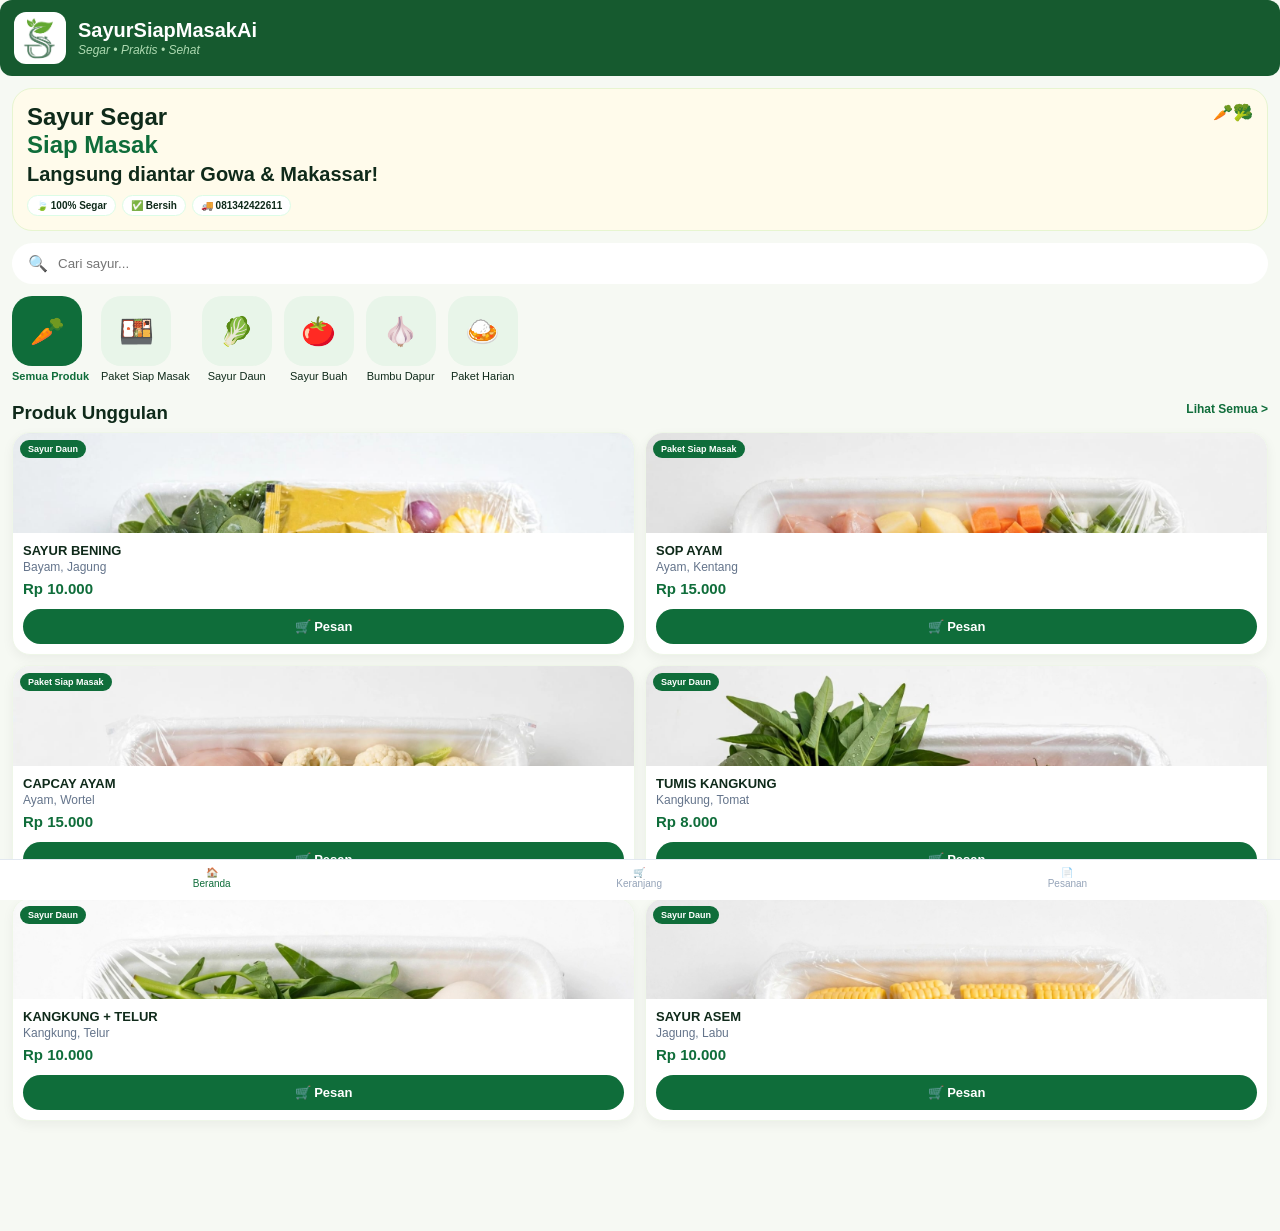
<file: index.html>
<!DOCTYPE html>
<html lang="id">
<head>
<meta charset="UTF-8">
<meta name="viewport" content="width=device-width, initial-scale=1.0">
<title>SayurSiapMasakAi - Segar Praktis Sehat</title>
<link rel="stylesheet" href="style.css">
<style>
  /* HILANGKAN BADGE NETLIFY */
  a[href*="netlify.com"], #netlify-badge {display:none !important;}
  body{padding-bottom:110px !important;}
</style>
</head>
<body>
<div id="homePage">
  <header class="header" style="background:#165a2f; padding:12px 14px; border-radius:12px;">
  <div class="logo-area" style="display:flex; align-items:center; gap:12px; justify-content:flex-start;">
    <div class="logo-box" style="width:52px; height:52px; background:white; border-radius:12px; display:flex; align-items:center; justify-content:center; flex-shrink:0;">
      <img src="logo.png" alt="Logo" style="width:56px; height:56px; object-fit:contain; display:block;">
    </div>
    <div class="brand" style="text-align:left;">
      <h1 style="font-size:20px; margin:0; line-height:1; color:white;">SayurSiapMasakAi</h1>
      <p style="font-size:12px; margin:3px 0 0; color:#c8f0c8;">Segar • Praktis • Sehat</p>
    </div>
  </div>
</header>
  <div class="banner"><div><h2>Sayur Segar<br><span>Siap Masak</span><br><small>Langsung diantar Gowa & Makassar!</small></h2><div class="badges"><span>🍃 100% Segar</span><span>✅ Bersih</span><span>🚚 081342422611</span></div></div><div class="banner-emoji">🥕🥦</div></div>
  <div class="search"><span>🔍</span><input id="searchInput" placeholder="Cari sayur..." oninput="filterProduk()"></div>
  <div class="cats" id="catList"></div>
  <div class="section-head"><h3>Produk Unggulan</h3><a id="btnLihatSemua" onclick="toggleLihatSemua()">Lihat Semua ></a></div>
  <div class="grid" id="grid"></div>
</div>

<div id="cartPage" class="page"><h2 class="page-title">🛒 Keranjang</h2><div id="cartList"></div><div class="total-box"><div class="total-row"><span>Total Belanja</span><span id="totalB">Rp 0</span></div><button class="btn-wa" onclick="checkoutWA()">Checkout</button><button class="btn-outline" onclick="showPage('home')">Lanjut Belanja</button></div></div>

<div id="pesananPage" class="page"><h2 class="page-title">📋 Riwayat Pesanan</h2><div id="riwayatList"></div></div>

<nav class="bnav">
  <div class="nav active" id="navHome" onclick="showPage('home',this)">🏠<br>Beranda</div>
  <div class="nav" id="navCart" onclick="showPage('cart',this)">🛒<span id="cartCount" class="cart-badge" style="display:none">0</span><br>Keranjang</div>
  <div class="nav" onclick="showPage('pesanan',this)">📄<br>Pesanan</div>
</nav>

<!-- MODAL STRUK -->
<div id="strukModal">
  <div class="struk-kertas">
    <div class="struk-head">🥗<br><b>SayurSiapMasakAi</b><br><small>081342422611 - Makassar</small><br><small id="strukTanggal"></small></div>
    <input id="inputNama" placeholder="Nama Anda">
    <input id="inputAlamat" placeholder="Alamat lengkap">
    <div id="strukIsi"></div>
    <div class="struk-total"><span>TOTAL</span><span id="strukTotal"></span></div>
    <button class="btn-wa-dark" onclick="confirmCheckoutWA()">✅ Checkout & Kirim ke WA Admin</button>
    <button class="btn-download" onclick="downloadStruk()">⬇️ Download Struk</button>
    <button class="btn-tutup" onclick="closeStruk()">Tutup</button>
  </div>
</div>

<script src="data.js?v=13"></script><script src="app.js?v=13"></script>

<script>
// ====== 1. HAPUS BADGE NETLIFY GRATISAN ======
(function removeNetlifyBadge(){
  function hapus(){
    document.querySelectorAll('div, a, span, iframe').forEach(el=>{
      const t = (el.textContent||'').toLowerCase();
      if(t.includes('powered by netlify') || (el.href && el.href.includes('netlify.com'))){
        if(el.closest('header')) return;
        const box = el.closest('div');
        if(box && box.style && box.style.position === 'fixed') box.style.display='none';
        el.style.display='none';
        if(box && box.textContent.toLowerCase().includes('powered by netlify')) box.style.display='none';
      }
    });
  }
  setInterval(hapus, 800);
  window.addEventListener('load', hapus);
})();

// ====== 2. AUTO PINDAH KE KERANJANG SETELAH KLIK PESAN ======
(function autoKeKeranjang(){
  window.pindahKeKeranjangOtomatis = function(){
    const cartNav = document.getElementById('navCart');
    if(cartNav) cartNav.click();
    else showPage('cart', document.querySelector('.bnav .nav:nth-child(2)'));
    setTimeout(()=>{
      const cartPage = document.getElementById('cartPage');
      if(cartPage) cartPage.scrollIntoView({behavior:'smooth', block:'start'});
    }, 100);
  };
  function bungkusFungsi(nama){
    if(window[nama]){
      const asli = window[nama];
      window[nama] = function(){
        const hasil = asli.apply(this, arguments);
        setTimeout(()=>{ window.pindahKeKeranjangOtomatis(); }, 300);
        return hasil;
      }
    }
  }
  ['tambahKeranjang','addToCart','pesanProduk','pesan','addCart','beli'].forEach(bungkusFungsi);

  document.addEventListener('click', function(e){
    const btn = e.target.closest('button');
    if(!btn) return;
    const txt = (btn.textContent||'').toLowerCase();
    if(txt.includes('pesan') || txt.includes('keranjang') || txt.includes('beli')){
      if(btn.closest('#grid') || btn.closest('.produk') || btn.closest('.card')){
        setTimeout(()=>{ window.pindahKeKeranjangOtomatis(); }, 400);
      }
    }
  });
})();
</script>

</body>
</html>
</file>
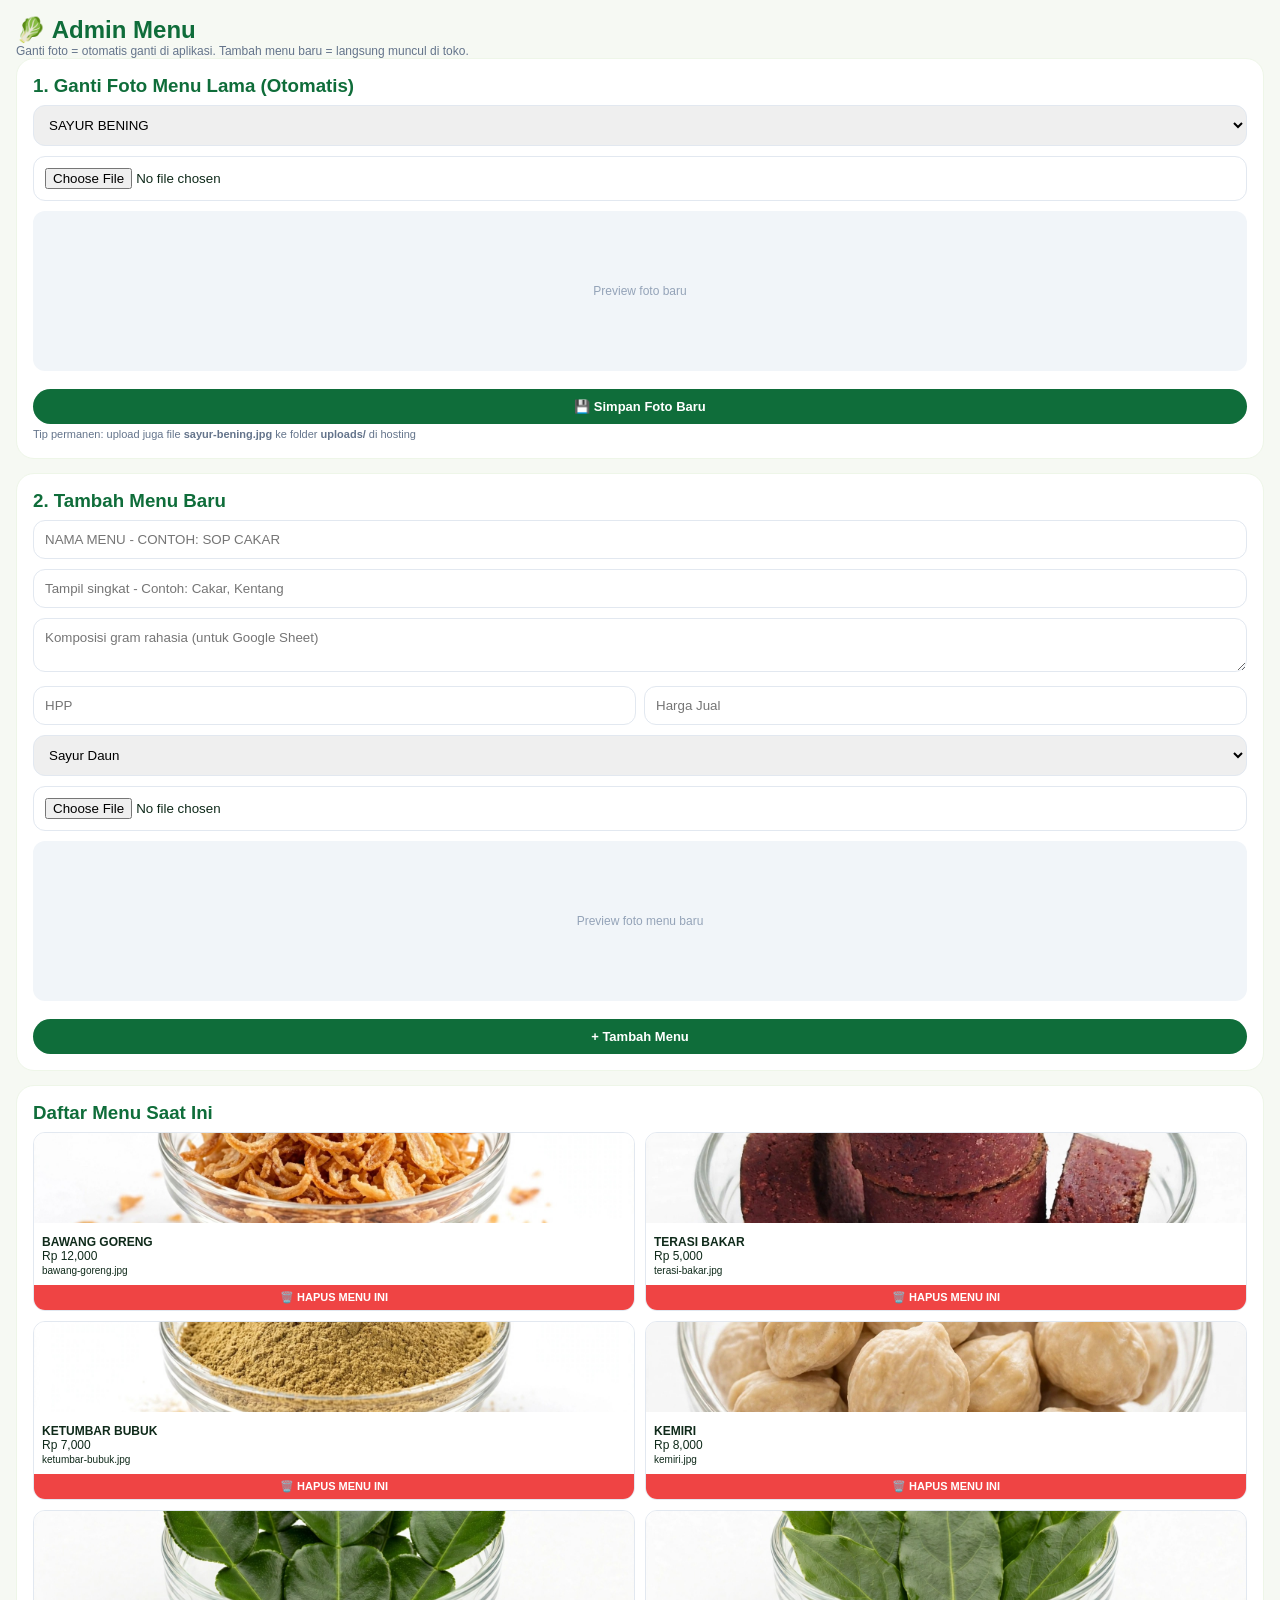
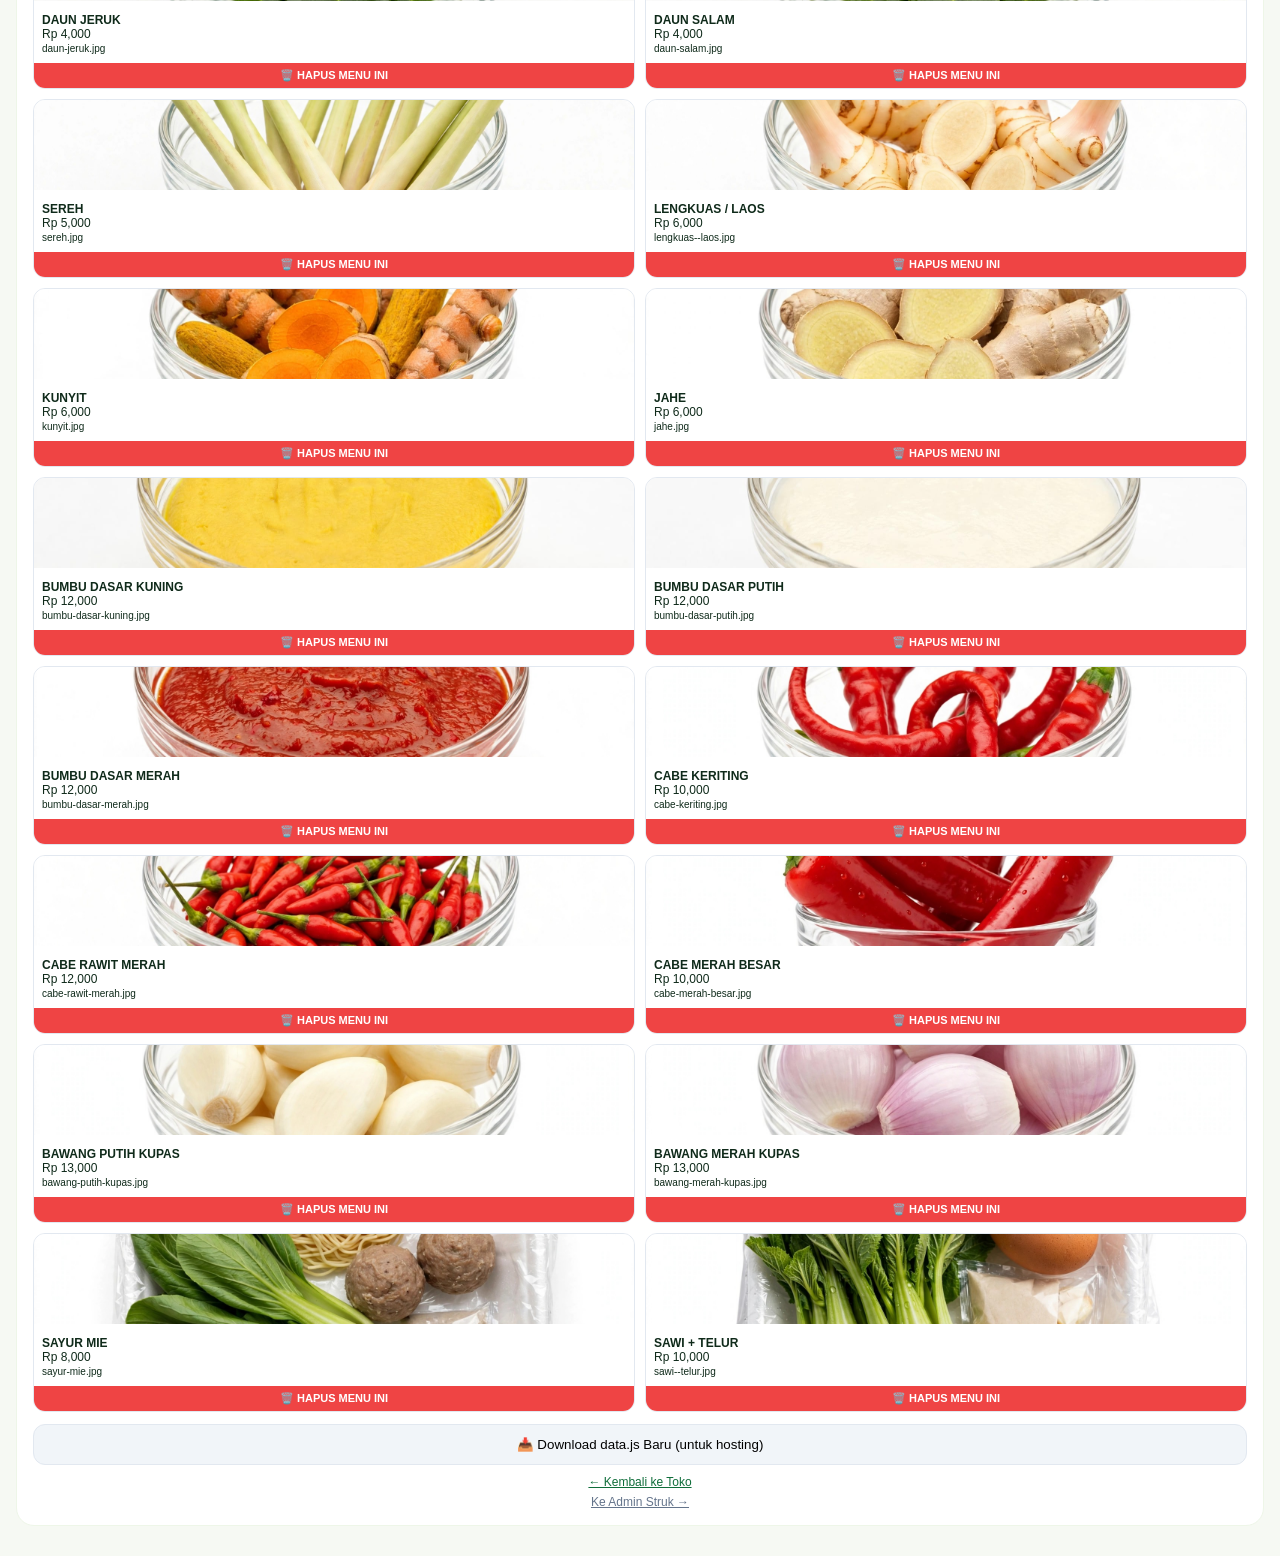
<file: admin-menu.html>
<!DOCTYPE html>
<html lang="id">
<head>
<meta charset="UTF-8">
<meta name="viewport" content="width=device-width,initial-scale=1">
<title>Admin Menu - SayurSiapMasak</title>
<link rel="stylesheet" href="style.css">
<style>
body{padding:16px;background:#f6f9f3;font-family:sans-serif}
.box{background:white;border-radius:18px;padding:16px;margin-bottom:14px;border:1px solid #eef6e8}
.box h3{color:#0f6d3a;margin-bottom:8px}
.box input,.box select,.box textarea{width:100%;padding:11px;border:1px solid #e2e8f0;border-radius:12px;margin-bottom:10px}
.preview{width:100%;height:160px;background:#f1f5f9;border-radius:12px;display:grid;place-items:center;overflow:hidden;margin-bottom:10px;font-size:12px;color:#94a3b8}
.preview img{width:100%;height:100%;object-fit:cover}
.grid-admin{display:grid;grid-template-columns:1fr 1fr;gap:10px}
.card-admin{border:1px solid #e2e8f0;border-radius:12px;overflow:hidden;background:white;position:relative}
.card-admin img{width:100%;height:90px;object-fit:cover;background:#f8fafc}
.card-admin div{padding:8px;font-size:12px}
.btn-hapus{width:100%;background:#ef4444;color:white;border:0;padding:6px;border-radius:0 0 8px 8px;font-size:11px;cursor:pointer;font-weight:bold}
.btn-hapus:hover{background:#dc2626}
</style>
</head>
<body>
<h2 style="color:#0f6d3a">🥬 Admin Menu</h2>
<p style="font-size:12px;color:#64748b">Ganti foto = otomatis ganti di aplikasi. Tambah menu baru = langsung muncul di toko.</p>

<div class="box">
  <h3>1. Ganti Foto Menu Lama (Otomatis)</h3>
  <select id="pilihProduk"></select>
  <input type="file" id="fotoGanti" accept="image/*" onchange="preview(event,'prev1')">
  <div class="preview" id="prev1">Preview foto baru</div>
  <button class="btn-pesan" onclick="gantiFoto()">💾 Simpan Foto Baru</button>
  <small style="font-size:11px;color:#64748b">Tip permanen: upload juga file <b id="namaFileTip">sayur-bening.jpg</b> ke folder <b>uploads/</b> di hosting</small>
</div>

<div class="box">
  <h3>2. Tambah Menu Baru</h3>
  <input id="nama" placeholder="NAMA MENU - CONTOH: SOP CAKAR">
  <input id="tampil" placeholder="Tampil singkat - Contoh: Cakar, Kentang">
  <textarea id="gram" placeholder="Komposisi gram rahasia (untuk Google Sheet)"></textarea>
  <div style="display:flex;gap:8px"><input id="hpp" type="number" placeholder="HPP"><input id="harga" type="number" placeholder="Harga Jual"></div>
  <select id="kat"><option>Sayur Daun</option><option>Sayur Buah</option><option>Paket Siap Masak</option><option>Bumbu Dapur</option><option>Paket Harian</option></select>
  <input type="file" id="fotoBaru" accept="image/*" onchange="preview(event,'prev2')">
  <div class="preview" id="prev2">Preview foto menu baru</div>
  <button class="btn-pesan" onclick="tambahMenu()">+ Tambah Menu</button>
</div>

<div class="box">
  <h3>Daftar Menu Saat Ini</h3>
  <div class="grid-admin" id="listMenu"></div>
  <button onclick="exportData()" style="margin-top:12px;width:100%;padding:12px;border-radius:12px;border:1px solid #e2e8f0;background:#f1f5f9">📥 Download data.js Baru (untuk hosting)</button>
  <a href="index.html" style="display:block;text-align:center;margin-top:10px;color:#0f6d3a;font-size:12px">← Kembali ke Toko</a>
  <a href="admin.html" style="display:block;text-align:center;margin-top:6px;color:#64748b;font-size:12px">Ke Admin Struk →</a>
</div>

<script src="data.js"></script>
<script>
function slug(n){return n.toLowerCase().replace(/\s+/g,'-').replace(/[^a-z0-9-]/g,'');}
function preview(e,id){let f=e.target.files[0];if(f){document.getElementById(id).innerHTML=`<img src="${URL.createObjectURL(f)}">`;}}

function getAll(){
  let tambahan=JSON.parse(localStorage.getItem('produk_tambahan')||'[]');
  let terhapus=JSON.parse(localStorage.getItem('produk_terhapus')||'[]');
  let all=[...PRODUK,...tambahan];
  // filter yang sudah dihapus
  return all.filter(p=>!terhapus.includes(slug(p.nama)));
}

let pilih=document.getElementById('pilihProduk');
PRODUK.forEach(p=>{let o=document.createElement('option');o.value=p.nama;o.textContent=p.nama;pilih.appendChild(o);});
pilih.addEventListener('change',()=>{document.getElementById('namaFileTip').innerText=slug(pilih.value)+'.jpg'});

function renderList(){
  let tambahan=JSON.parse(localStorage.getItem('produk_tambahan')||'[]');
  let terhapus=JSON.parse(localStorage.getItem('produk_terhapus')||'[]');
  let all=[...PRODUK,...tambahan].filter(p=>!terhapus.includes(slug(p.nama)));

  document.getElementById('listMenu').innerHTML=all.slice(-20).reverse().map(p=>{
    let s=slug(p.nama);
    let foto=localStorage.getItem('foto_'+s);
    let src=foto?foto:`uploads/${s}.jpg`;
    return `<div class="card-admin">
      <img src="${src}" onerror="this.style.display='none'">
      <div><b>${p.nama}</b><br>Rp ${p.harga.toLocaleString()}<br><small>${s}.jpg</small></div>
      <button class="btn-hapus" onclick="hapusMenu('${p.nama.replace(/'/g,"\\'")}')">🗑️ HAPUS MENU INI</button>
    </div>`;
  }).join('');
}
renderList();
document.getElementById('namaFileTip').innerText=slug(pilih.value)+'.jpg';

function gantiFoto(){
  let nama=pilih.value; let file=document.getElementById('fotoGanti').files[0];
  if(!file) return alert('Pilih foto dulu');
  let r=new FileReader(); r.onload=ev=>{
    localStorage.setItem('foto_'+slug(nama),ev.target.result);
    alert('Foto '+nama+' berhasil! Buka index.html sekarang, foto sudah ganti otomatis.');
    renderList();
  }; r.readAsDataURL(file);
}

function tambahMenu(){
  let nama=document.getElementById('nama').value.toUpperCase().trim();
  let tampil=document.getElementById('tampil').value.trim();
  let gram=document.getElementById('gram').value.trim();
  let hpp=parseInt(document.getElementById('hpp').value)||0;
  let harga=parseInt(document.getElementById('harga').value)||0;
  let kat=document.getElementById('kat').value;
  let file=document.getElementById('fotoBaru').files[0];
  if(!nama||!harga) return alert('Nama & Harga wajib');
  let id=Date.now();
  let save=(fotoBase64)=>{
    if(fotoBase64) localStorage.setItem('foto_'+slug(nama),fotoBase64);
    let tambahan=JSON.parse(localStorage.getItem('produk_tambahan')||'[]');
    tambahan.push({id,nama,tampil,gram,hpp,harga,kat});
    localStorage.setItem('produk_tambahan',JSON.stringify(tambahan));
    alert('Menu '+nama+' ditambahkan! Cek index.html');
    renderList();
    document.getElementById('nama').value='';
    document.getElementById('harga').value='';
  };
  if(file){let r=new FileReader();r.onload=ev=>save(ev.target.result);r.readAsDataURL(file);} else save(null);
}

// === FUNGSI HAPUS BARU PAK ===
function hapusMenu(nama){
  if(!confirm('Yakin HAPUS menu "'+nama+'" pak?\n\nMenu akan hilang dari aplikasi pelanggan.')) return;

  let s=slug(nama);
  // 1. Hapus foto
  localStorage.removeItem('foto_'+s);
  
  // 2. Hapus dari tambahan jika ada
  let tambahan=JSON.parse(localStorage.getItem('produk_tambahan')||'[]');
  let tambahanBaru=tambahan.filter(p=>slug(p.nama)!==s);
  localStorage.setItem('produk_tambahan', JSON.stringify(tambahanBaru));

  // 3. Jika menu asli PRODUK, masukkan ke daftar terhapus
  let isAsli=PRODUK.some(p=>slug(p.nama)===s);
  if(isAsli){
    let terhapus=JSON.parse(localStorage.getItem('produk_terhapus')||'[]');
    if(!terhapus.includes(s)) terhapus.push(s);
    localStorage.setItem('produk_terhapus', JSON.stringify(terhapus));
  }

  alert('Menu '+nama+' berhasil dihapus!');
  renderList();
}

function exportData(){
  let tambahan=JSON.parse(localStorage.getItem('produk_tambahan')||'[]');
  let terhapus=JSON.parse(localStorage.getItem('produk_terhapus')||'[]');
  let gabung=[...PRODUK,...tambahan].filter(p=>!terhapus.includes(slug(p.nama)));
  let teks=`const WA_NUMBER = "${WA_NUMBER}";\nconst SHEET_URL = "${SHEET_URL}";\n\nconst PRODUK = ${JSON.stringify(gabung,null,2)};\n\nconst EMOJI = ${JSON.stringify(EMOJI,null,2)};\nconst KATEGORI = ${JSON.stringify(KATEGORI,null,2)};`;
  let blob=new Blob([teks],{type:'text/javascript'}); let a=document.createElement('a');a.href=URL.createObjectURL(blob);a.download='data.js';a.click();
}
</script>
</body>
</html>
</file>
<file: style.css>
*{margin:0;padding:0;box-sizing:border-box;font-family:sans-serif}
body{background:#f6f9f3;padding-bottom:90px;color:#0f2a1a}
.header{background:#0f6d3a;color:white;padding:14px 14px 20px;border-radius:0 0 24px 24px;display:flex;justify-content:space-between;align-items:center}
.logo-area{display:flex;gap:10px;align-items:center}
.logo-box{width:52px;height:52px;background:white;border-radius:14px;display:grid;place-items:center;font-size:28px}
.brand h1{font-size:18px;font-weight:800}.brand p{font-size:11px;opacity:.85;font-style:italic}
.banner{background:#fffbeb;margin:12px;border-radius:20px;padding:14px;display:flex;justify-content:space-between;border:1px solid #e7f5d0}
.banner h2 span{color:#0f6d3a}.badges{display:flex;gap:6px;margin-top:8px;flex-wrap:wrap}.badges span{background:white;border-radius:20px;padding:4px 8px;font-size:10px;font-weight:700;border:1px solid #dcfce7}
.search{margin:12px;background:white;border-radius:50px;padding:11px 16px;display:flex;gap:10px}
.search input{border:none;outline:none;width:100%}
.cats{display:flex;gap:12px;overflow-x:auto;padding:0 12px 6px}.cat{min-width:70px;text-align:center;cursor:pointer}
.cat-icon{width:70px;height:70px;background:#e8f5e9;border-radius:20px;display:grid;place-items:center;font-size:28px}
.section-head{display:flex;justify-content:space-between;padding:14px 12px 8px}.section-head a{color:#0f6d3a;font-size:12px;font-weight:700;cursor:pointer}
.grid{display:grid;grid-template-columns:1fr 1fr;gap:10px;padding:0 12px}
.card{background:white;border-radius:18px;overflow:hidden;box-shadow:0 4px 12px rgba(0,0,0,.05);border:1px solid #eef6e8}
.card-img{height:100px;background:linear-gradient(135deg,#e8f5e9,#fef9c3);display:grid;place-items:center;font-size:36px;position:relative}
.badge-kat{position:absolute;top:7px;left:7px;background:#0f6d3a;color:white;font-size:9px;font-weight:800;padding:4px 8px;border-radius:20px}
.card-body{padding:10px}
.nama-produk{font-size:13px;font-weight:800;color:#0f2a1a;text-transform:uppercase}
.bahan-singkat{font-size:12px;color:#64748b;margin:2px 0 6px 0}
.price{color:#0f6d3a;font-weight:800;font-size:15px;margin:4px 0}
.btn-pesan{width:100%;background:#0f6d3a;color:white;border:none;border-radius:50px;padding:10px;margin-top:8px;font-weight:700;font-size:13px;cursor:pointer}
.bnav{position:fixed;bottom:0;left:0;right:0;background:white;border-top:1px solid #e2e8f0;display:flex;justify-content:space-around;padding:7px 0 11px;z-index:90}
.nav{text-align:center;color:#94a3b8;font-size:10px;position:relative;cursor:pointer}.nav.active{color:#0f6d3a}
.cart-badge{position:absolute;top:-4px;right:6px;background:#ef4444;color:white;font-size:9px;width:17px;height:17px;border-radius:50%;display:grid;place-items:center;font-weight:800}
.page{display:none;padding:14px}.page-title{color:#0f6d3a;margin-bottom:12px}
.cart-item{background:white;border-radius:14px;padding:12px;display:flex;gap:10px;margin-bottom:10px;align-items:center}
.total-box{background:#0f6d3a;color:white;border-radius:18px;padding:16px;margin-top:14px}
.total-row{display:flex;justify-content:space-between}
.btn-wa{width:100%;background:white;color:#0f6d3a;border:none;padding:12px;border-radius:50px;font-weight:800;margin-top:10px;cursor:pointer}
.btn-outline{width:100%;background:transparent;color:white;border:1px solid white;padding:10px;border-radius:50px;margin-top:8px;cursor:pointer}
/* STRUK */
#strukModal{display:none;position:fixed;inset:0;background:rgba(0,0,0,.7);z-index:9999;padding:16px;overflow:auto}
.struk-kertas{background:white;max-width:380px;margin:20px auto;border-radius:18px;padding:18px;font-family:monospace;color:#111}
.struk-head{text-align:center;border-bottom:2px dashed #0f6d3a;padding-bottom:10px;margin-bottom:10px}
.struk-kertas input{width:100%;padding:10px;border:1px solid #e2e8f0;border-radius:10px;margin-bottom:8px}
.struk-total{border-top:2px dashed #0f6d3a;padding-top:10px;display:flex;justify-content:space-between;font-weight:900;margin-top:10px}
.btn-wa-dark{width:100%;background:#0f6d3a;color:white;border:0;padding:14px;border-radius:12px;font-weight:800;margin-top:14px;cursor:pointer}
.btn-download{width:100%;background:#f1f5f9;border:1px solid #e2e8f0;padding:10px;border-radius:12px;margin-top:8px;cursor:pointer}
.btn-tutup{width:100%;background:transparent;border:0;color:#94a3b8;padding:10px;margin-top:4px;cursor:pointer}

/* KATEGORI AKTIF - SIMPLE HIJAU SAJA */
.cat{
  transition: all 0.2s ease;
}
.cat.active .cat-icon{
  background: #0f6d3a !important;
}
.cat.active p{
  color: #0f6d3a !important;
  font-weight: 800 !important;
}
.card-img{overflow:hidden}
.card-img img{width:100%;height:100%;object-fit:cover;display:block}
.admin-fab{position:fixed;bottom:90px;right:16px;background:#0f6d3a;color:white;width:56px;height:56px;border-radius:50%;display:grid;place-items:center;font-size:28px;box-shadow:0 6px 18px rgba(0,0,0,.25);z-index:95;cursor:pointer}
.card-img{height:100px;overflow:hidden;position:relative}
.card-img img{width:100%;height:100%;object-fit:cover}
</file>
